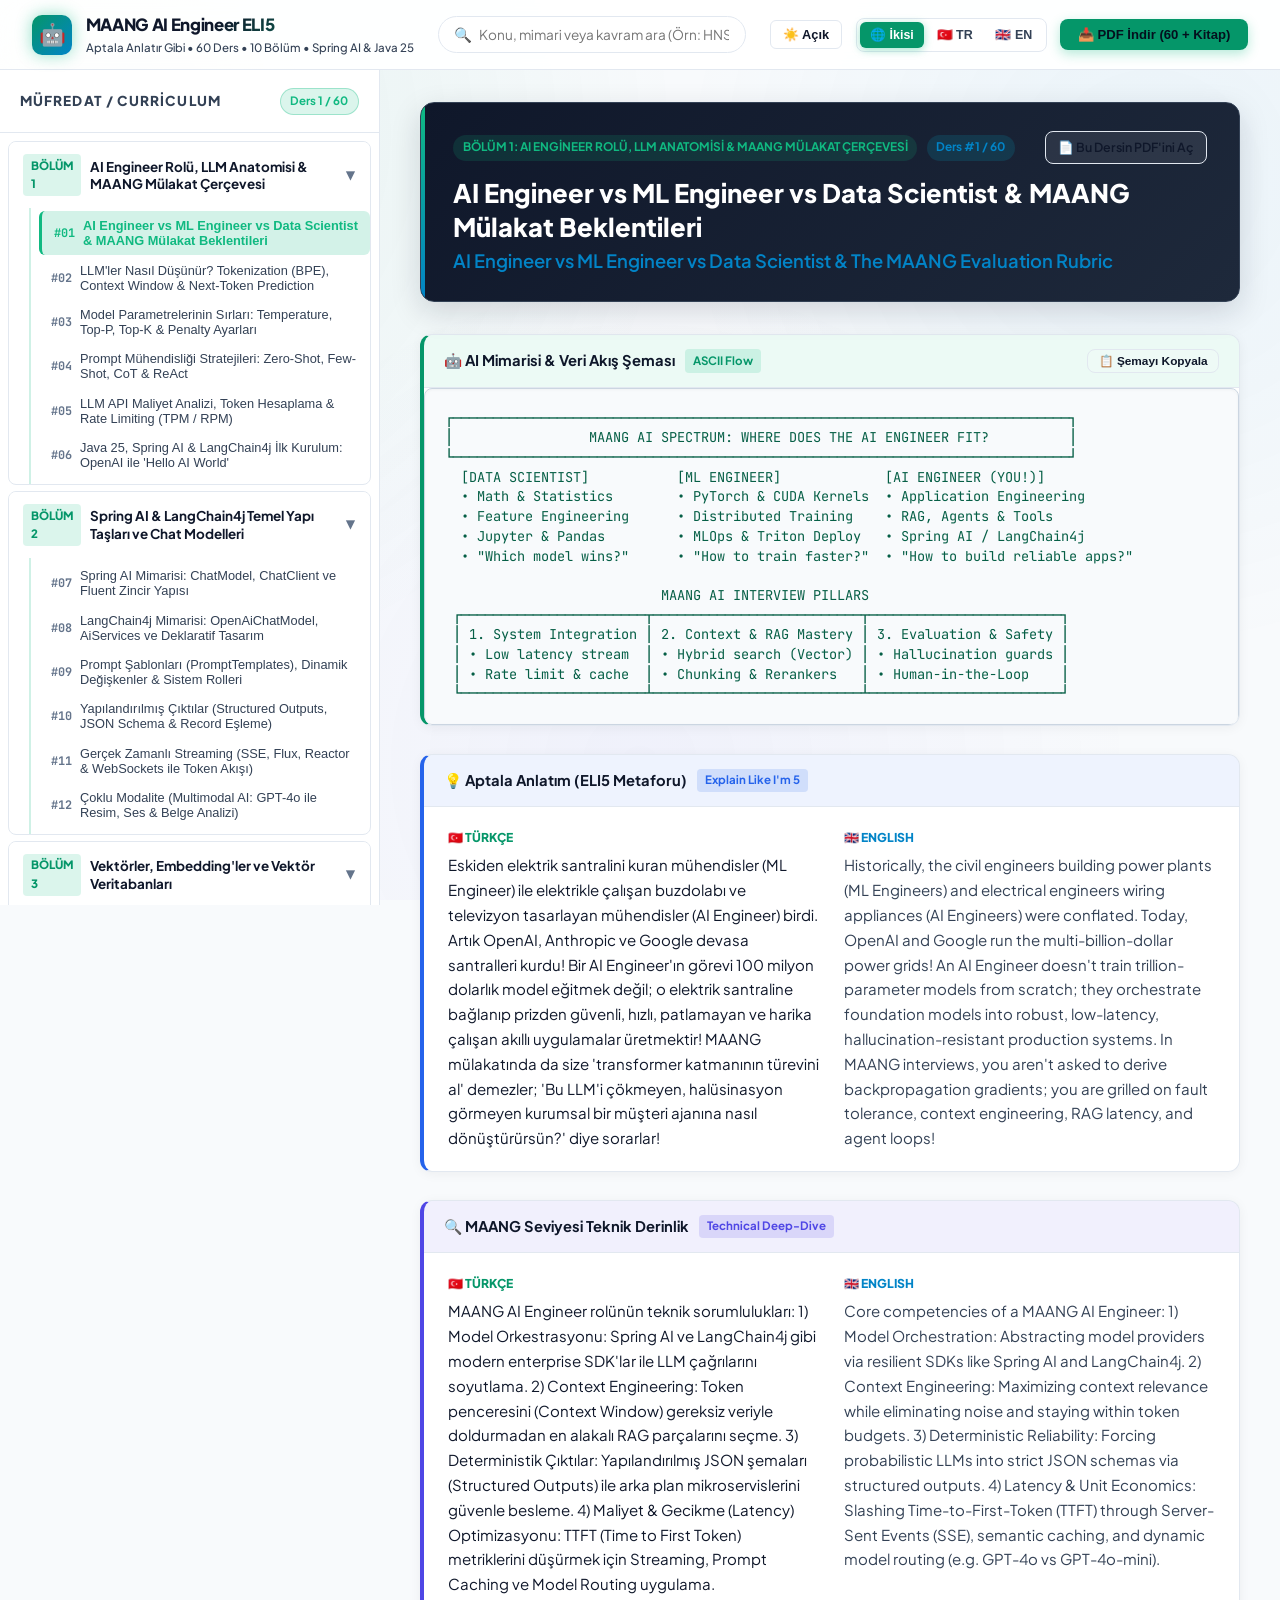
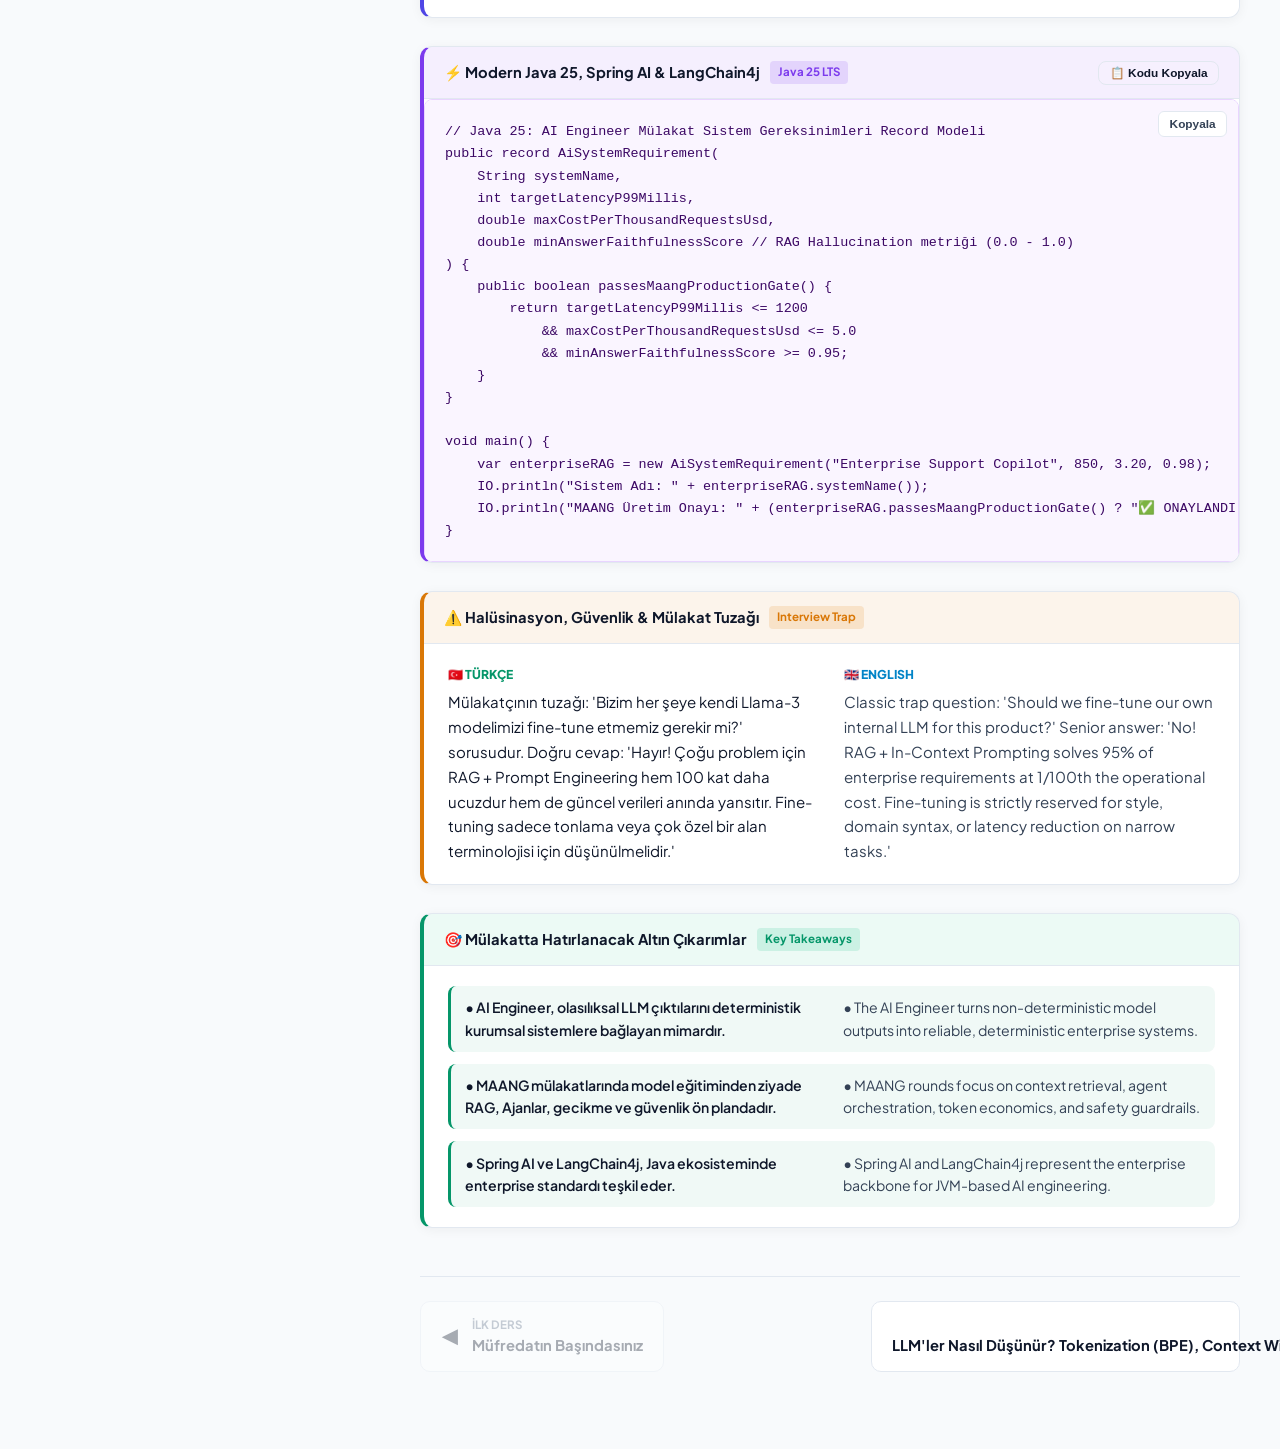
<file: index.html>
<!DOCTYPE html>
<html lang="tr">
<head>
  <meta charset="UTF-8">
  <meta http-equiv="refresh" content="0; url=web/index.html">
  <title>MAANG AI Engineer ELI5 | 60 Ders</title>
  <script>
    window.location.replace("web/index.html");
  </script>
</head>
<body style="background-color: #02040a; color: #f8fafc; font-family: -apple-system, BlinkMacSystemFont, 'Segoe UI', Roboto, sans-serif; display: flex; align-items: center; justify-content: center; height: 100vh; margin: 0;">
  <div style="text-align: center;">
    <div style="font-size: 48px; margin-bottom: 16px;">🤖</div>
    <h2 style="font-size: 20px; font-weight: 600; margin-bottom: 8px;">MAANG AI Engineer ELI5 | 60 Ders</h2>
    <p style="color: #94a3b8; font-size: 14px; margin-bottom: 16px;">Web okuyucuya yönlendiriliyorsunuz...</p>
    <a href="web/index.html" style="display: inline-block; padding: 10px 20px; background: #06b6d4; color: #ffffff; border-radius: 8px; text-decoration: none; font-weight: bold; font-size: 13px;">Sayfaya Git ➔</a>
  </div>
</body>
</html>
</file>
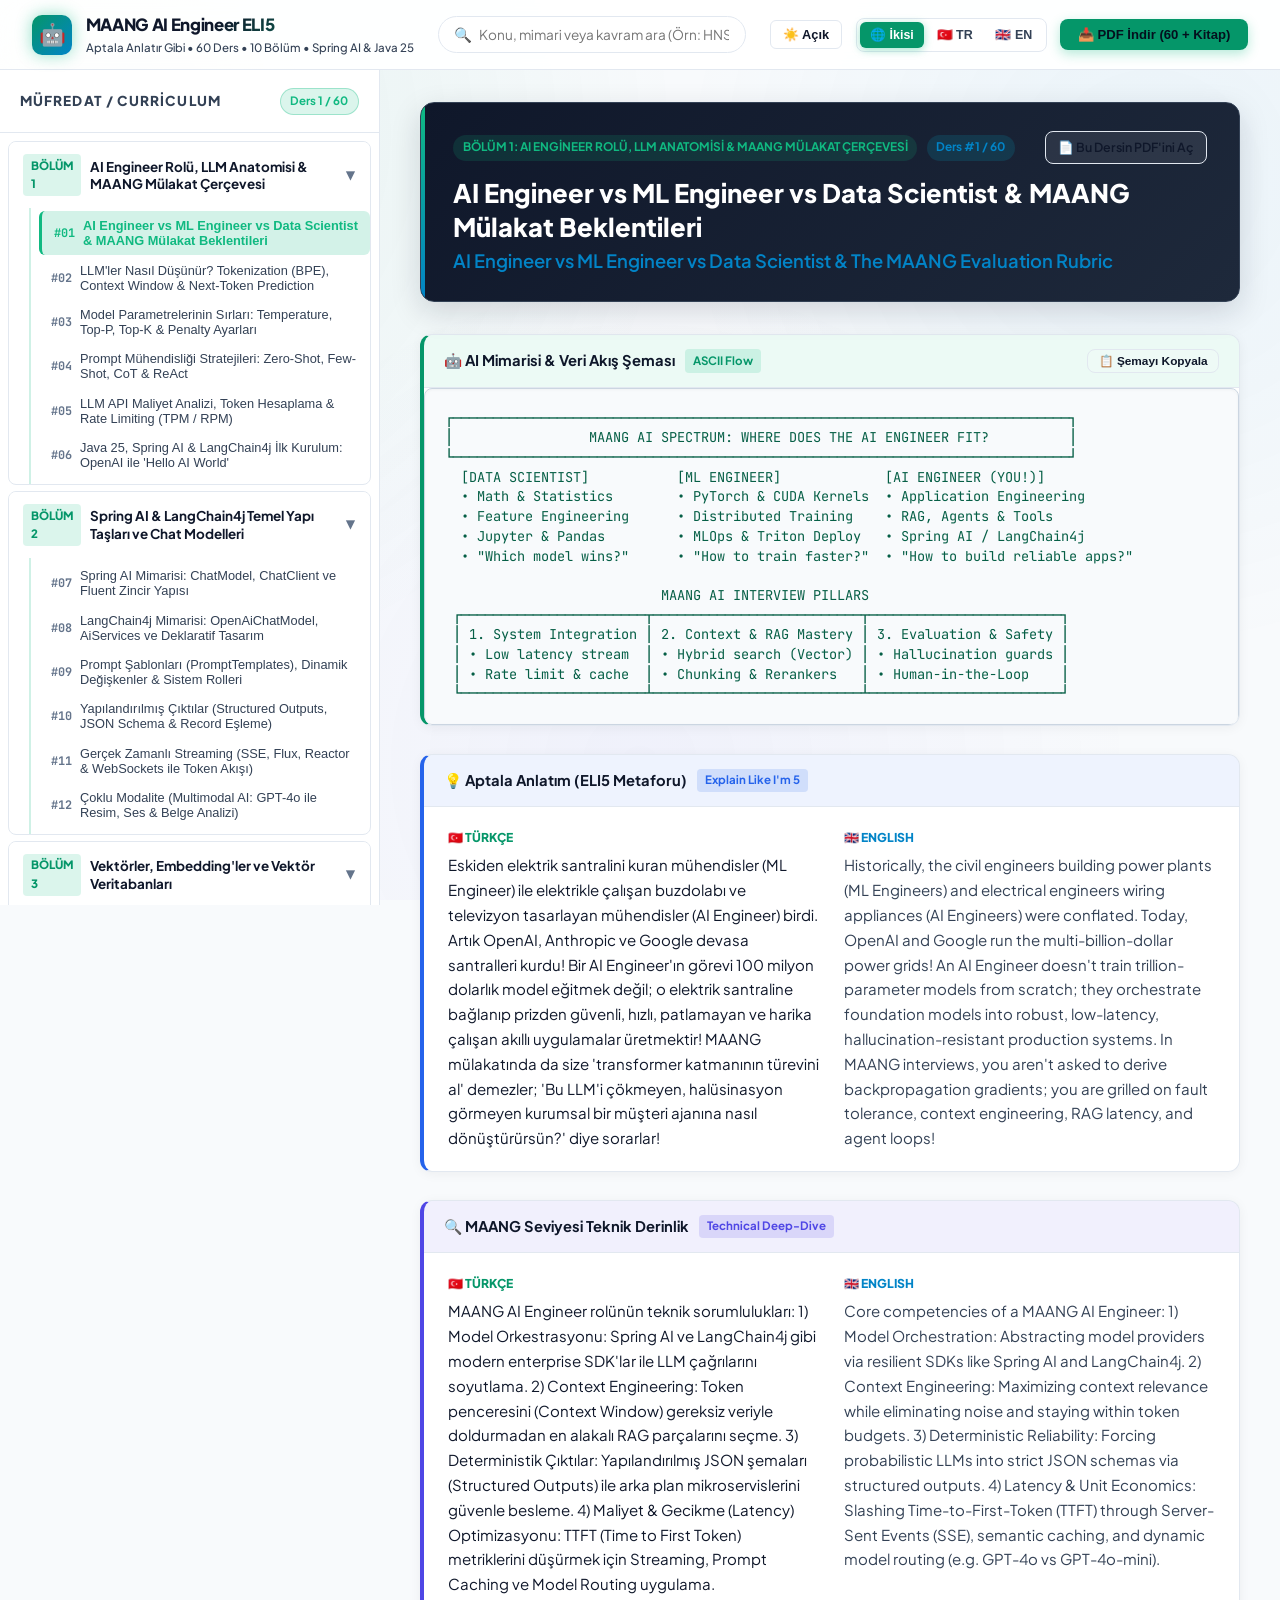
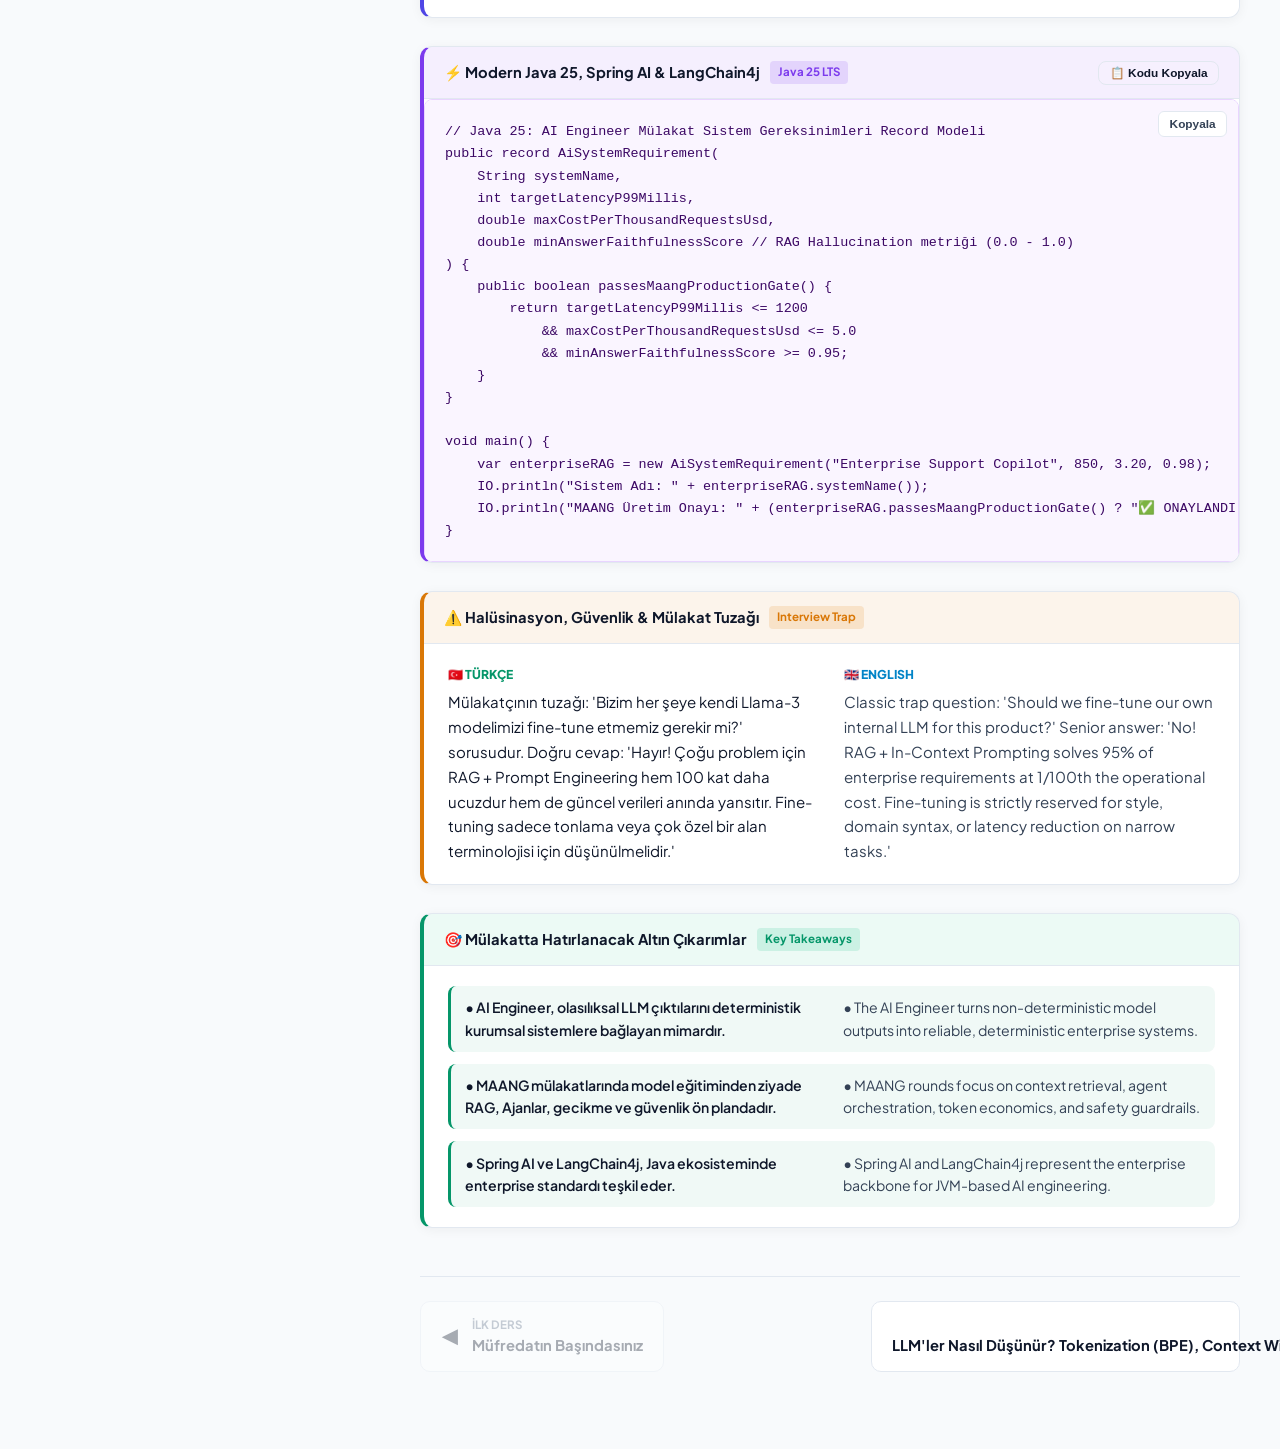
<file: web/index.html>
<!DOCTYPE html>
<html lang="tr">
<head>
  <meta charset="UTF-8">
  <meta name="viewport" content="width=device-width, initial-scale=1.0">
  <title>MAANG AI Engineer ELI5 | Aptala Anlatır Gibi 60 Ders</title>
  <meta name="description" content="MAANG AI Engineer mülakatlarına hazırlanan mühendisler için grafikli, şemalı, Java 25, Spring AI ve LangChain4j kodlu, çift dilli (TR/EN) başucu rehberi.">
  <link rel="preconnect" href="https://fonts.googleapis.com">
  <link rel="preconnect" href="https://fonts.gstatic.com" crossorigin>
  <link href="https://fonts.googleapis.com/css2?family=Plus+Jakarta+Sans:wght@400;500;600;700;800&family=JetBrains+Mono:wght@400;500;600;700&display=swap" rel="stylesheet">
  <link rel="stylesheet" href="styles.css">
</head>
<body>
  <div class="bg-ambient"></div>

  <!-- Top Navigation Bar -->
  <nav class="top-nav">
    <div class="brand-section">
      <div class="brand-logo">🤖</div>
      <div>
        <div class="brand-title">MAANG AI Engineer ELI5</div>
        <div class="brand-subtitle">Aptala Anlatır Gibi • 60 Ders • 10 Bölüm • Spring AI & Java 25</div>
      </div>
    </div>

    <!-- Live Search -->
    <div class="search-wrapper">
      <span class="search-icon">🔍</span>
      <input type="text" id="searchInput" class="search-input" placeholder="Konu, mimari veya kavram ara (Örn: HNSW, ReAct, RAG, Prompt Caching, Tool Calling, MCP)...">
    </div>

    <!-- Actions & Language Switcher -->
    <div class="nav-actions">
      <!-- Theme Switcher -->
      <button id="themeToggleBtn" class="theme-toggle-btn" title="Temayı Değiştir (Açık/Koyu)">☀️ Açık</button>

      <div class="lang-selector">
        <button class="lang-btn active" data-lang="split" title="Türkçe ve İngilizce Yan Yana">🌐 İkisi</button>
        <button class="lang-btn" data-lang="tr" title="Sadece Türkçe">🇹🇷 TR</button>
        <button class="lang-btn" data-lang="en" title="Only English">🇬🇧 EN</button>
      </div>

      <button id="btnOpenPdfModal" class="btn-primary" title="Tüm PDF'leri İncele ve İndir">
        📥 PDF İndir (60 + Kitap)
      </button>
    </div>
  </nav>

  <!-- App Layout -->
  <div class="app-container">
    <!-- Sidebar: Modules & Lessons -->
    <aside class="sidebar" id="sidebar">
      <div class="sidebar-header">
        <span class="sidebar-title">Müfredat / Curriculum</span>
        <span class="progress-pill" id="lessonCounterBadge">Ders 1 / 60</span>
      </div>
      <ul class="module-list" id="moduleAccordion">
        <!-- Rendered dynamically by app.js -->
      </ul>
    </aside>

    <!-- Main View: Active Lesson -->
    <main class="main-view" id="mainContent">
      <!-- Active Lesson Content Rendered Here -->
    </main>
  </div>

  <!-- PDF Library Modal -->
  <div class="modal-overlay" id="pdfModal">
    <div class="modal-card">
      <div class="modal-header">
        <div>
          <h2 style="font-size: 1.25rem; font-weight: 800; color: white;">📚 Yayınlanmış PDF Kütüphanesi</h2>
          <p style="font-size: 0.85rem; color: var(--text-secondary);">60 tekil ders, 10 bölüm paketi ve 252 sayfalık master mega-kitabı doğrudan indirin.</p>
        </div>
        <button id="btnClosePdfModal" class="btn-secondary" style="padding: 4px 10px; font-size: 1.1rem;">✕</button>
      </div>
      <div class="modal-body">
        <div class="pdf-item master-book-highlight">
          <div>
            <div style="font-weight: 800; font-size: 1.1rem; color: white;">📖 BÜYÜK MASTER KİTAP (TÜM 60 DERS TEK PDF)</div>
            <div style="font-size: 0.82rem; color: var(--text-secondary);">252 Sayfa • Mimari ASCII Şemalar • Java 25, Spring AI & LangChain4j • Çift Dilli (TR & EN) • Typst Yayın Kalitesi</div>
          </div>
          <a href="../output/book/AI_Engineer_MAANG_ELI5.pdf" target="_blank" class="btn-primary" style="padding: 0.65rem 1.3rem;">
            ⬇️ Ana Kitabı Aç (2.4 MB)
          </a>
        </div>

        <h3 style="font-size: 0.95rem; font-weight: 700; color: var(--accent-emerald); text-transform: uppercase; margin-bottom: 0.75rem; letter-spacing: 0.05em;">
          📦 10 Bölüm Paketleri (Module Bundles)
        </h3>
        <div class="pdf-download-list" id="modalModulePdfList">
          <!-- Filled dynamically -->
        </div>

        <h3 style="font-size: 0.95rem; font-weight: 700; color: var(--accent-emerald); text-transform: uppercase; margin-top: 1.5rem; margin-bottom: 0.75rem; letter-spacing: 0.05em;">
          📄 60 Tekil Ders PDF'leri (Individual Lessons)
        </h3>
        <div class="pdf-download-list-grid" id="modalIndividualPdfList">
          <!-- Filled dynamically -->
        </div>
      </div>
    </div>
  </div>

  <!-- Offline Data Fallback Script & Application JS -->
  <script src="data/lessons.js"></script>
  <script src="app.js"></script>
</body>
</html>
</file>
<file: web/styles.css>
/* ==============================================================================
   MAANG AI ENGINEER ELI5 - MODERN WEB COMPANION READER
   Dark Glassmorphism, Cyber Emerald, Neon Mint & Cyan High-Contrast Theme
   ============================================================================== */

:root {
  /* DEFAULT: LIGHT THEME */
  --bg-primary: #f8fafc;
  --bg-secondary: #ffffff;
  --bg-card: #ffffff;
  --bg-card-hover: #f1f5f9;
  --border-color: #e2e8f0;
  --border-glow: rgba(16, 185, 129, 0.2);

  --text-primary: #0f172a;
  --text-secondary: #334155;
  --text-muted: #64748b;

  --accent-emerald: #059669;
  --accent-mint: #10b981;
  --accent-cyan: #0284c7;
  --accent-indigo: #4f46e5;
  --accent-amber: #d97706;
  --accent-violet: #7c3aed;
  --accent-rose: #e11d48;

  --font-sans: 'Plus Jakarta Sans', -apple-system, BlinkMacSystemFont, 'Segoe UI', Roboto, sans-serif;
  --font-mono: 'JetBrains Mono', 'Fira Code', 'Menlo', monospace;
  --transition-fast: 0.15s ease;
  --transition-normal: 0.25s cubic-bezier(0.4, 0, 0.2, 1);
}

/* OPTIONAL DARK THEME */
body.theme-dark {
  --bg-primary: #050b14;
  --bg-secondary: #0a1322;
  --bg-card: rgba(15, 26, 44, 0.78);
  --bg-card-hover: rgba(22, 38, 64, 0.9);
  --border-color: rgba(148, 163, 184, 0.16);
  --border-glow: rgba(16, 185, 129, 0.35);

  --text-primary: #f8fafc;
  --text-secondary: #94a3b8;
  --text-muted: #64748b;

  --accent-emerald: #10b981;
  --accent-mint: #34d399;
  --accent-cyan: #06b6d4;
  --accent-indigo: #6366f1;
  --accent-amber: #f59e0b;
  --accent-violet: #8b5cf6;
  --accent-rose: #f43f5e;
}

* {
  box-sizing: border-box;
  margin: 0;
  padding: 0;
}

body {
  font-family: var(--font-sans);
  background-color: var(--bg-primary);
  color: var(--text-primary);
  line-height: 1.6;
  min-height: 100vh;
  display: flex;
  flex-direction: column;
  overflow-x: hidden;
}

/* Background Ambient Lighting */
.bg-ambient {
  position: fixed;
  top: 0;
  left: 0;
  width: 100vw;
  height: 100vh;
  z-index: -1;
  pointer-events: none;
  background: 
    radial-gradient(circle at 10% 15%, rgba(5, 150, 105, 0.08) 0%, transparent 40%),
    radial-gradient(circle at 90% 20%, rgba(2, 132, 199, 0.06) 0%, transparent 35%),
    radial-gradient(circle at 50% 85%, rgba(79, 70, 229, 0.05) 0%, transparent 50%);
}

body.theme-dark .bg-ambient {
  background: 
    radial-gradient(circle at 10% 15%, rgba(16, 185, 129, 0.14) 0%, transparent 40%),
    radial-gradient(circle at 90% 20%, rgba(6, 182, 212, 0.12) 0%, transparent 35%),
    radial-gradient(circle at 50% 85%, rgba(99, 102, 241, 0.10) 0%, transparent 50%);
}

/* Top Navigation Bar */
.top-nav {
  position: sticky;
  top: 0;
  z-index: 100;
  background: rgba(255, 255, 255, 0.92);
  backdrop-filter: blur(20px);
  border-bottom: 1px solid var(--border-color);
  padding: 0.75rem 2rem;
  display: flex;
  align-items: center;
  justify-content: space-between;
  gap: 1.5rem;
}

body.theme-dark .top-nav {
  background: rgba(10, 19, 34, 0.88);
}

.brand-section {
  display: flex;
  align-items: center;
  gap: 0.85rem;
  text-decoration: none;
  color: var(--text-primary);
  cursor: pointer;
}

.brand-logo {
  width: 40px;
  height: 40px;
  border-radius: 10px;
  background: linear-gradient(135deg, var(--accent-emerald), var(--accent-cyan));
  display: flex;
  align-items: center;
  justify-content: center;
  font-size: 1.35rem;
  box-shadow: 0 0 16px rgba(16, 185, 129, 0.45);
}

.brand-title {
  font-size: 1.05rem;
  font-weight: 800;
  letter-spacing: -0.02em;
  background: linear-gradient(135deg, var(--text-primary) 40%, var(--accent-mint) 100%);
  -webkit-background-clip: text;
  -webkit-text-fill-color: transparent;
}

.brand-subtitle {
  font-size: 0.72rem;
  color: var(--text-secondary);
  font-weight: 500;
}

/* Live Search */
.search-wrapper {
  position: relative;
  flex: 1;
  max-width: 480px;
}

.search-icon {
  position: absolute;
  left: 1rem;
  top: 50%;
  transform: translateY(-50%);
  font-size: 0.9rem;
  color: var(--text-muted);
  pointer-events: none;
}

.search-input {
  width: 100%;
  background: var(--bg-card);
  border: 1px solid var(--border-color);
  border-radius: 9999px;
  padding: 0.55rem 1rem 0.55rem 2.5rem;
  font-size: 0.85rem;
  color: var(--text-primary);
  font-family: var(--font-sans);
  outline: none;
  transition: var(--transition-normal);
}

.search-input:focus {
  border-color: var(--accent-mint);
  box-shadow: 0 0 14px rgba(52, 211, 153, 0.3);
  background: var(--bg-secondary);
}

/* Nav Actions */
.nav-actions {
  display: flex;
  align-items: center;
  gap: 0.85rem;
}

.theme-toggle-btn {
  background: var(--bg-card);
  border: 1px solid var(--border-color);
  color: var(--text-primary);
  font-size: 0.8rem;
  font-weight: 700;
  padding: 6px 12px;
  border-radius: 6px;
  cursor: pointer;
  display: inline-flex;
  align-items: center;
  gap: 6px;
  transition: var(--transition-fast);
}

.theme-toggle-btn:hover {
  background: var(--bg-card-hover);
  border-color: var(--accent-mint);
}

.lang-selector {
  display: flex;
  background: var(--bg-card);
  border: 1px solid var(--border-color);
  border-radius: 8px;
  padding: 3px;
  gap: 2px;
}

.lang-btn {
  background: transparent;
  border: none;
  color: var(--text-secondary);
  font-size: 0.78rem;
  font-weight: 600;
  padding: 0.35rem 0.65rem;
  border-radius: 6px;
  cursor: pointer;
  transition: var(--transition-fast);
}

.lang-btn:hover {
  color: var(--text-primary);
}

.lang-btn.active {
  background: var(--accent-emerald);
  color: #ffffff;
  box-shadow: 0 2px 8px rgba(16, 185, 129, 0.4);
}

.btn-primary {
  background: linear-gradient(135deg, var(--accent-emerald), #059669);
  color: #04101e;
  font-weight: 700;
  font-size: 0.82rem;
  padding: 0.5rem 1.1rem;
  border-radius: 8px;
  border: none;
  cursor: pointer;
  display: flex;
  align-items: center;
  gap: 0.5rem;
  text-decoration: none;
  transition: var(--transition-normal);
  box-shadow: 0 4px 12px rgba(16, 185, 129, 0.3);
}

.btn-primary:hover {
  transform: translateY(-1px);
  box-shadow: 0 6px 18px rgba(16, 185, 129, 0.45);
  background: linear-gradient(135deg, var(--accent-mint), var(--accent-emerald));
}

.btn-secondary {
  background: rgba(255, 255, 255, 0.08);
  color: var(--text-primary);
  font-weight: 600;
  font-size: 0.82rem;
  padding: 0.5rem 1rem;
  border-radius: 8px;
  border: 1px solid var(--border-color);
  cursor: pointer;
  text-decoration: none;
  transition: var(--transition-fast);
}

.btn-secondary:hover {
  background: rgba(255, 255, 255, 0.15);
}

/* App Layout */
.app-container {
  display: flex;
  flex: 1;
  max-width: 1720px;
  margin: 0 auto;
  width: 100%;
}

/* Sidebar */
.sidebar {
  width: 380px;
  flex-shrink: 0;
  border-right: 1px solid var(--border-color);
  background: var(--bg-secondary);
  backdrop-filter: blur(16px);
  height: calc(100vh - 65px);
  position: sticky;
  top: 65px;
  overflow-y: auto;
  display: flex;
  flex-direction: column;
}

body.theme-dark .sidebar {
  background: rgba(10, 19, 34, 0.7);
}

.sidebar-header {
  padding: 1.1rem 1.25rem;
  border-bottom: 1px solid var(--border-color);
  display: flex;
  align-items: center;
  justify-content: space-between;
}

.sidebar-title {
  font-size: 0.85rem;
  font-weight: 800;
  text-transform: uppercase;
  letter-spacing: 0.08em;
  color: var(--text-secondary);
}

.progress-pill {
  background: rgba(16, 185, 129, 0.15);
  color: var(--accent-mint);
  font-size: 0.72rem;
  font-weight: 700;
  padding: 0.2rem 0.6rem;
  border-radius: 9999px;
  border: 1px solid rgba(16, 185, 129, 0.3);
}

.module-list {
  list-style: none;
  padding: 0.5rem;
}

.module-item {
  margin-bottom: 0.4rem;
  border-radius: 8px;
  border: 1px solid var(--border-color);
  overflow: hidden;
  transition: var(--transition-fast);
}

.module-header {
  padding: 0.75rem 0.9rem;
  background: var(--bg-card);
  display: flex;
  align-items: center;
  justify-content: space-between;
  cursor: pointer;
  user-select: none;
  transition: var(--transition-fast);
}

.module-header:hover {
  background: var(--bg-card-hover);
}

.module-title-group {
  display: flex;
  align-items: center;
  gap: 0.6rem;
  flex: 1;
}

.module-badge {
  font-size: 0.72rem;
  font-weight: 800;
  padding: 0.15rem 0.45rem;
  border-radius: 4px;
  background: rgba(16, 185, 129, 0.15);
  color: var(--accent-emerald);
}

.module-title-text {
  font-size: 0.84rem;
  font-weight: 700;
  color: var(--text-primary);
  line-height: 1.3;
}

.module-chevron {
  font-size: 0.75rem;
  color: var(--text-muted);
  transition: transform var(--transition-fast);
}

.module-item.open .module-chevron {
  transform: rotate(90deg);
}

.lesson-sublist {
  list-style: none;
  display: none;
  padding: 0.2rem 0 0.4rem 0.5rem;
  border-left: 2px solid rgba(16, 185, 129, 0.2);
  margin-left: 1.25rem;
}

.module-item.open .lesson-sublist {
  display: block;
}

.lesson-nav-btn {
  width: 100%;
  text-align: left;
  background: transparent;
  border: none;
  color: var(--text-secondary);
  font-size: 0.8rem;
  font-weight: 500;
  padding: 0.45rem 0.75rem;
  border-radius: 6px;
  cursor: pointer;
  display: flex;
  align-items: center;
  gap: 0.5rem;
  transition: var(--transition-fast);
}

.lesson-nav-btn:hover {
  background: var(--bg-card-hover);
  color: var(--text-primary);
}

.lesson-nav-btn.active {
  background: rgba(16, 185, 129, 0.18);
  color: var(--accent-mint);
  font-weight: 700;
  border-left: 3px solid var(--accent-mint);
}

.lesson-nav-num {
  font-family: var(--font-mono);
  font-size: 0.74rem;
  font-weight: 700;
  color: var(--text-muted);
}

.lesson-nav-btn.active .lesson-nav-num {
  color: var(--accent-mint);
}

/* Main View */
.main-view {
  flex: 1;
  padding: 2rem 2.5rem 6rem;
  overflow-y: auto;
  max-width: 1340px;
}

/* Lesson Header Banner */
.lesson-banner {
  background: linear-gradient(135deg, #0f172a 0%, #1e293b 100%);
  border: 1px solid #334155;
  border-radius: 14px;
  padding: 1.75rem 2rem;
  margin-bottom: 2rem;
  box-shadow: 0 10px 30px rgba(15, 23, 42, 0.15);
  position: relative;
  overflow: hidden;
}

.lesson-banner::before {
  content: "";
  position: absolute;
  top: 0;
  left: 0;
  width: 4px;
  height: 100%;
  background: linear-gradient(to bottom, var(--accent-mint), var(--accent-cyan));
}

.lesson-meta-bar {
  display: flex;
  align-items: center;
  justify-content: space-between;
  margin-bottom: 0.75rem;
}

.lesson-meta-tags {
  display: flex;
  align-items: center;
  gap: 0.6rem;
}

.tag-module {
  background: rgba(16, 185, 129, 0.15);
  color: var(--accent-mint);
  font-size: 0.74rem;
  font-weight: 700;
  padding: 0.2rem 0.6rem;
  border-radius: 9999px;
  text-transform: uppercase;
}

.tag-lesson-num {
  background: rgba(6, 182, 212, 0.15);
  color: var(--accent-cyan);
  font-size: 0.74rem;
  font-weight: 700;
  padding: 0.2rem 0.6rem;
  border-radius: 9999px;
}

.lesson-title-tr {
  font-size: 1.6rem;
  font-weight: 800;
  color: white;
  margin-bottom: 0.35rem;
  line-height: 1.3;
}

.lesson-title-en {
  font-size: 1.15rem;
  font-weight: 600;
  color: var(--accent-cyan);
  line-height: 1.35;
}

/* Content Box Structure */
.content-box {
  background: var(--bg-card);
  border: 1px solid var(--border-color);
  border-radius: 12px;
  margin-bottom: 1.75rem;
  overflow: hidden;
  box-shadow: 0 2px 12px rgba(0, 0, 0, 0.05);
  transition: var(--transition-normal);
}

body.theme-dark .content-box {
  box-shadow: 0 4px 20px rgba(0, 0, 0, 0.2);
}

.content-box:hover {
  border-color: rgba(148, 163, 184, 0.3);
}

.box-header {
  padding: 0.85rem 1.25rem;
  display: flex;
  align-items: center;
  justify-content: space-between;
  border-bottom: 1px solid var(--border-color);
  background: var(--bg-card-hover);
}

body.theme-dark .box-header {
  background: rgba(10, 19, 34, 0.85);
}

.box-title {
  display: flex;
  align-items: center;
  gap: 0.6rem;
  font-size: 0.92rem;
  font-weight: 700;
  color: var(--text-primary);
}

.box-badge {
  font-size: 0.72rem;
  font-weight: 700;
  padding: 0.15rem 0.5rem;
  border-radius: 4px;
}

/* Box Color Variants */
.box-diagram {
  border-left: 4px solid var(--accent-emerald);
}
.box-diagram .box-header {
  background: rgba(16, 185, 129, 0.08);
}
.box-diagram .box-badge {
  background: rgba(16, 185, 129, 0.15);
  color: var(--accent-emerald);
}

.box-eli5 {
  border-left: 4px solid #2563eb;
}
.box-eli5 .box-header {
  background: rgba(37, 99, 235, 0.08);
}
.box-eli5 .box-badge {
  background: rgba(37, 99, 235, 0.15);
  color: #2563eb;
}

.box-deep {
  border-left: 4px solid var(--accent-indigo);
}
.box-deep .box-header {
  background: rgba(79, 70, 229, 0.08);
}
.box-deep .box-badge {
  background: rgba(79, 70, 229, 0.15);
  color: var(--accent-indigo);
}

.box-code {
  border-left: 4px solid var(--accent-violet);
}
.box-code .box-header {
  background: rgba(124, 58, 237, 0.08);
}
.box-code .box-badge {
  background: rgba(124, 58, 237, 0.15);
  color: var(--accent-violet);
}

.box-warning {
  border-left: 4px solid var(--accent-amber);
}
.box-warning .box-header {
  background: rgba(217, 119, 6, 0.08);
}
.box-warning .box-badge {
  background: rgba(217, 119, 6, 0.15);
  color: var(--accent-amber);
}

.box-takeaways {
  border-left: 4px solid var(--accent-emerald);
}
.box-takeaways .box-header {
  background: rgba(16, 185, 129, 0.08);
}
.box-takeaways .box-badge {
  background: rgba(16, 185, 129, 0.15);
  color: var(--accent-emerald);
}

/* Box Body Layouts */
.box-body {
  padding: 1.25rem 1.5rem;
}

.split-columns {
  display: grid;
  grid-template-columns: 1fr 1fr;
  gap: 1.5rem;
}

/* Language Mode Classes */
body.mode-tr .col-en,
body.mode-tr .label-en {
  display: none !important;
}

body.mode-tr .split-columns {
  grid-template-columns: 1fr !important;
}

body.mode-en .col-tr,
body.mode-en .label-tr {
  display: none !important;
}

body.mode-en .split-columns {
  grid-template-columns: 1fr !important;
}

.lang-column {
  line-height: 1.65;
  font-size: 0.94rem;
}

.lang-column.col-tr {
  color: var(--text-primary);
}

.lang-column.col-en {
  color: var(--text-secondary);
}

.col-header {
  font-size: 0.76rem;
  font-weight: 800;
  text-transform: uppercase;
  margin-bottom: 0.4rem;
  display: flex;
  align-items: center;
  gap: 0.4rem;
}

.col-header.label-tr {
  color: var(--accent-emerald);
}

.col-header.label-en {
  color: var(--accent-cyan);
}

/* Diagram Code Pre */
.diagram-pre {
  font-family: var(--font-mono);
  background: #f8fafc;
  color: #065f46;
  padding: 1.25rem;
  border-radius: 8px;
  overflow-x: auto;
  font-size: 0.85rem;
  line-height: 1.45;
  border: 1px solid #cbd5e1;
  box-shadow: inset 0 1px 3px rgba(0, 0, 0, 0.04);
}

body.theme-dark .diagram-pre {
  background: #040810;
  color: #6ee7b7;
  border-color: rgba(16, 185, 129, 0.25);
  box-shadow: inset 0 2px 8px rgba(0, 0, 0, 0.6);
}

/* Java 25 Code Block */
.code-wrapper {
  position: relative;
}

.code-pre {
  font-family: var(--font-mono);
  background: #faf5ff;
  color: #3b0764;
  padding: 1.25rem;
  border-radius: 8px;
  overflow-x: auto;
  font-size: 0.84rem;
  line-height: 1.5;
  border: 1px solid #e9d5ff;
}

body.theme-dark .code-pre {
  background: #060d1a;
  color: #f1f5f9;
  border-color: rgba(139, 92, 246, 0.25);
}

.btn-copy-code {
  position: absolute;
  top: 0.75rem;
  right: 0.75rem;
  background: var(--bg-card);
  color: var(--text-secondary);
  border: 1px solid var(--border-color);
  padding: 0.3rem 0.65rem;
  border-radius: 6px;
  font-size: 0.74rem;
  font-weight: 600;
  cursor: pointer;
  transition: var(--transition-fast);
}

.btn-copy-code:hover {
  background: var(--accent-emerald);
  color: white;
}

/* Takeaways List */
.takeaways-grid {
  display: flex;
  flex-direction: column;
  gap: 0.75rem;
}

.takeaway-row {
  display: grid;
  grid-template-columns: 1fr 1fr;
  gap: 1.25rem;
  padding: 0.65rem 0.9rem;
  background: rgba(5, 150, 105, 0.06);
  border-radius: 8px;
  border-left: 3px solid var(--accent-emerald);
}

body.mode-tr .takeaway-row,
body.mode-en .takeaway-row {
  grid-template-columns: 1fr;
}

.takeaway-tr {
  font-size: 0.88rem;
  font-weight: 600;
  color: var(--text-primary);
}

.takeaway-en {
  font-size: 0.88rem;
  font-weight: 400;
  color: var(--text-secondary);
}

/* Lesson Navigation Footer */
.lesson-footer-nav {
  display: flex;
  align-items: center;
  justify-content: space-between;
  margin-top: 3rem;
  padding-top: 1.5rem;
  border-top: 1px solid var(--border-color);
  gap: 1rem;
}

.nav-direction-btn {
  display: flex;
  align-items: center;
  gap: 0.75rem;
  background: var(--bg-card);
  border: 1px solid var(--border-color);
  border-radius: 10px;
  padding: 0.85rem 1.25rem;
  color: var(--text-primary);
  text-decoration: none;
  cursor: pointer;
  transition: var(--transition-normal);
  max-width: 45%;
}

.nav-direction-btn:hover {
  background: var(--bg-card-hover);
  border-color: var(--accent-mint);
  transform: translateY(-2px);
}

.nav-direction-btn.disabled {
  opacity: 0.35;
  pointer-events: none;
}

.nav-dir-sub {
  font-size: 0.72rem;
  color: var(--text-muted);
  text-transform: uppercase;
  font-weight: 700;
}

.nav-dir-title {
  font-size: 0.92rem;
  font-weight: 700;
  white-space: nowrap;
  overflow: hidden;
  text-overflow: ellipsis;
}

/* Modal Overlay & Card */
.modal-overlay {
  position: fixed;
  top: 0;
  left: 0;
  width: 100vw;
  height: 100vh;
  background: rgba(15, 23, 42, 0.65);
  backdrop-filter: blur(10px);
  z-index: 200;
  display: none;
  align-items: center;
  justify-content: center;
  padding: 2rem;
}

.modal-overlay.open {
  display: flex;
}

.modal-card {
  background: var(--bg-secondary);
  border: 1px solid var(--border-color);
  border-radius: 16px;
  width: 100%;
  max-width: 900px;
  max-height: 85vh;
  display: flex;
  flex-direction: column;
  overflow: hidden;
  box-shadow: 0 25px 60px rgba(0, 0, 0, 0.15);
}

body.theme-dark .modal-card {
  background: #0a1322;
  box-shadow: 0 25px 60px rgba(0, 0, 0, 0.6);
}

.modal-header {
  padding: 1.25rem 1.5rem;
  border-bottom: 1px solid var(--border-color);
  display: flex;
  align-items: center;
  justify-content: space-between;
  background: var(--bg-card-hover);
}

body.theme-dark .modal-header {
  background: rgba(15, 26, 44, 0.8);
}

.modal-body {
  padding: 1.5rem;
  overflow-y: auto;
}

.master-book-highlight {
  background: linear-gradient(135deg, rgba(16, 185, 129, 0.12), rgba(6, 182, 212, 0.08));
  border: 1.5pt solid var(--accent-emerald);
  border-radius: 12px;
  padding: 1.25rem 1.5rem;
  display: flex;
  align-items: center;
  justify-content: space-between;
  margin-bottom: 1.75rem;
  gap: 1rem;
}

.pdf-download-list {
  display: flex;
  flex-direction: column;
  gap: 0.5rem;
}

.pdf-item {
  display: flex;
  align-items: center;
  justify-content: space-between;
  padding: 0.75rem 1rem;
  background: var(--bg-card);
  border: 1px solid var(--border-color);
  color: var(--text-primary);
  border-radius: 8px;
  gap: 1rem;
  transition: var(--transition-fast);
}

.pdf-item:hover {
  background: var(--bg-card-hover);
  border-color: var(--accent-emerald);
}

.pdf-download-list-grid {
  display: grid;
  grid-template-columns: repeat(auto-fill, minmax(250px, 1fr));
  gap: 0.6rem;
}

.pdf-grid-item {
  display: flex;
  align-items: center;
  justify-content: space-between;
  padding: 0.6rem 0.8rem;
  background: var(--bg-card);
  border: 1px solid var(--border-color);
  color: var(--text-primary);
  border-radius: 6px;
  font-size: 0.8rem;
}

.pdf-grid-item:hover {
  background: var(--bg-card-hover);
  border-color: var(--accent-emerald);
}

/* Toast Notification */
.toast {
  position: fixed;
  bottom: 2rem;
  right: 2rem;
  background: rgba(16, 185, 129, 0.95);
  color: #04101e;
  font-weight: 700;
  padding: 0.65rem 1.25rem;
  border-radius: 8px;
  box-shadow: 0 10px 25px rgba(0, 0, 0, 0.4);
  z-index: 300;
  opacity: 0;
  transform: translateY(10px);
  transition: var(--transition-fast);
  pointer-events: none;
}

.toast.show {
  opacity: 1;
  transform: translateY(0);
}

/* Responsive */
@media (max-width: 1024px) {
  .sidebar {
    width: 300px;
  }
  .split-columns {
    grid-template-columns: 1fr;
  }
}

@media (max-width: 768px) {
  .app-container {
    flex-direction: column;
  }
  .sidebar {
    width: 100%;
    height: auto;
    max-height: 250px;
    position: static;
  }
  .main-view {
    padding: 1.25rem;
  }
  .top-nav {
    flex-direction: column;
    padding: 0.75rem 1rem;
    gap: 0.75rem;
  }
  .search-wrapper {
    max-width: 100%;
    width: 100%;
  }
}
</file>
